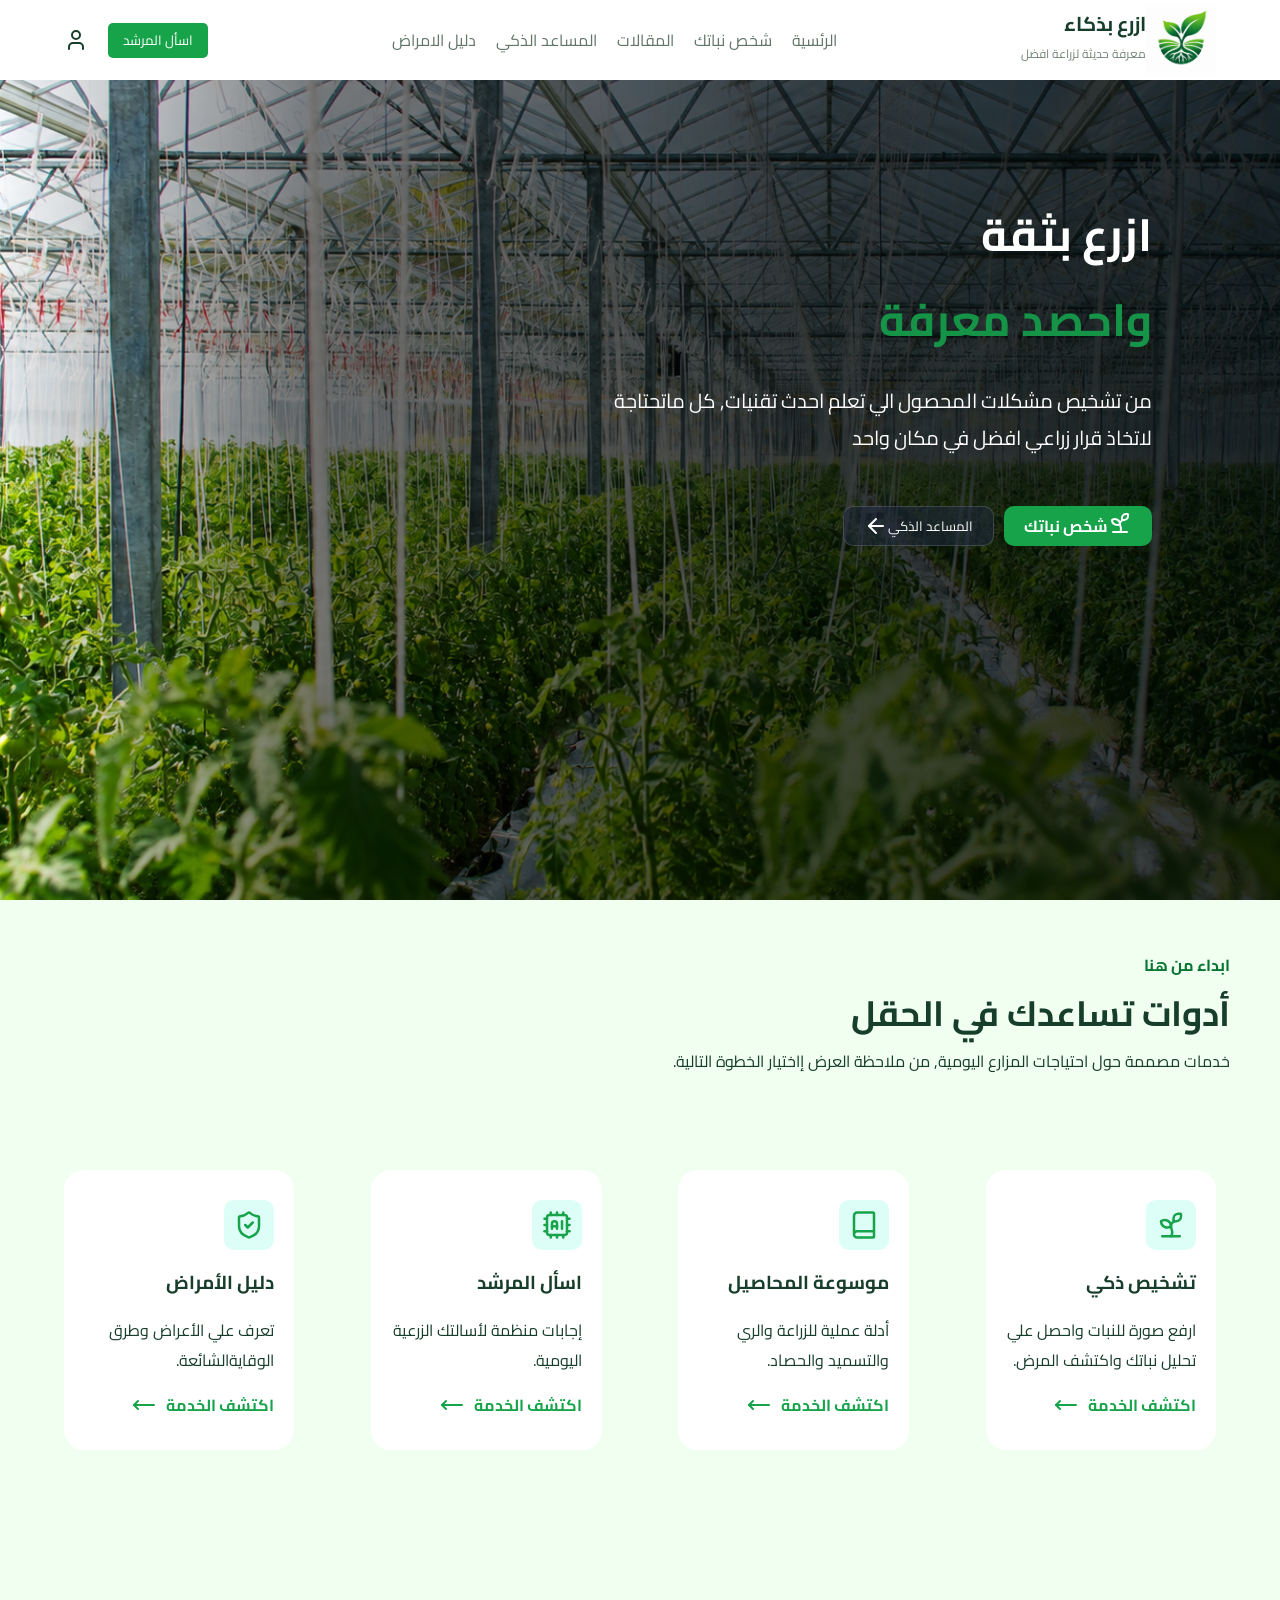
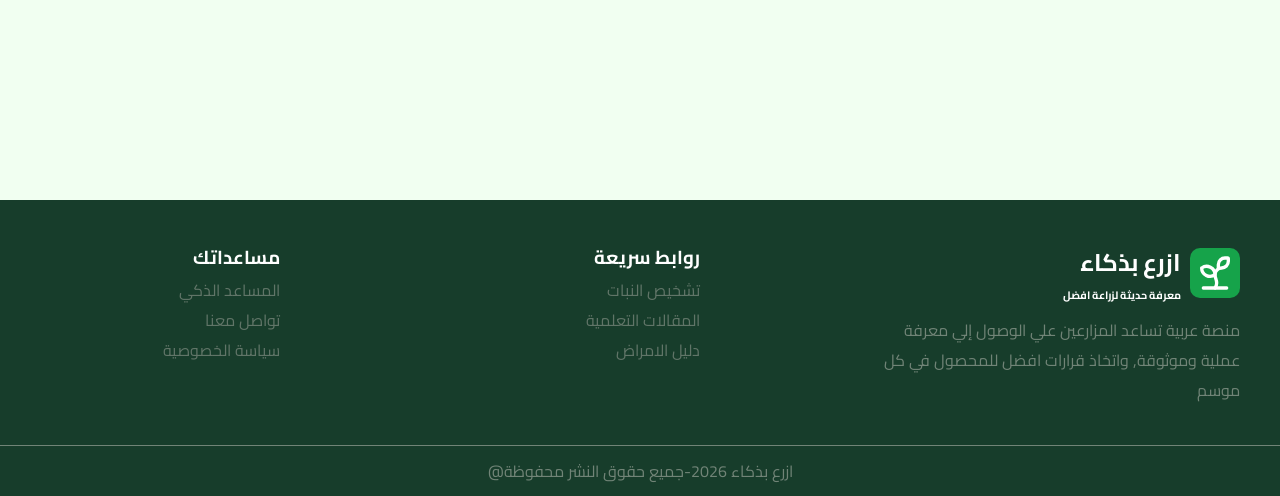
<file: index.html>
<!DOCTYPE html>
<html lang="ar" dir="rtl">
<head>
    <meta charset="UTF-8">
    <meta name="viewport" content="width=device-width, initial-scale=1.0">
    <title>ازرع بذكاء</title>
    <link rel="stylesheet" href="style.css">
    <link rel="preconnect" href="https://fonts.googleapis.com">
<link rel="preconnect" href="https://fonts.gstatic.com" crossorigin>
<link href="https://fonts.googleapis.com/css2?family=Cairo:wght@400;500;600;700;800&display=swap" rel="stylesheet">
</head>
<body>
     <!-- مكان الهيدر -->
    <div id="header"></div>
    <!-- الناف بار -->
    <!-- <header>
        <div class="logo">
            <img src="logo.png" alt="">
            <div class="address">
                <h2>ازرع بذكاء</h2>
                <p>معرفة حديثة لزراعة افضل</p>
            </div>
        </div>
        <nav>
            <a href="index.html">الرئسية</a>
            <a href="shakhes.html">شخص نباتك</a>
            <a href="#">المعرفة</a>
            <a href="#">المساعد الذكي</a>
            <a href="#">دليل الامراض</a>
        </nav>
        <div class="ask">
            <button class="ask-button">اسأل المرشد</button>
            <svg xmlns="http://www.w3.org/2000/svg"
             width="24" height="24" viewBox="0 0 24 24" 
             fill="none" stroke="currentColor"
              stroke-width="2" stroke-linecap="round" 
              stroke-linejoin="round" class="lucide lucide-user preview-icon">
              <path d="M19 21v-2a4 4 0 0 0-4-4H9a4 4 0 0 0-4 4v2"/>
              <circle cx="12" cy="7" r="4"/>
            </svg>
        </div>
    </header>  -->
    
    <main>
        <!-- الصفحة الاولي -->
        <div class="contact">
            <h1>ازرع بثقة
                <br>
                <span>
                    واحصد معرفة
                </span>
            </h1>
            <p class="pargrafe">من تشخيص مشكلات المحصول الي تعلم احدث تقنيات, كل ماتحتاجة
                <br>
                لاتخاذ قرار زراعي افضل في مكان واحد
            </p>
            <div class="plant">
                <button
                     id="diagnoseBtn" onclick="goToDiagnosePage()"
                     class="sh-plant"><svg xmlns="http://www.w3.org/2000/svg"
                     width="24" height="24"
                      viewBox="0 0 24 24" 
                      fill="none" 
                      stroke="currentColor" 
                      stroke-width="2" 
                      stroke-linecap="round" 
                      stroke-linejoin="round" 
                      class="lucide lucide-sprout preview-icon">
                      <path d="M14 9.536V7a4 4 0 0 1 4-4h1.5a.5.5 0 0 1 .5.5V5a4 4 0 0 1-4 4 4 4 0 0 0-4 4c0 2 1 3 1 5a5 5 0 0 1-1 3"/>
                      <path d="M4 9a5 5 0 0 1 8 4 5 5 0 0 1-8-4"/>
                      <path d="M5 21h14"/></svg>شخص نباتك</button>
                <button class="smart-help">المساعد الذكي
                    <svg xmlns="http://www.w3.org/2000/svg"
                     width="24" height="24"
                      viewBox="0 0 24 24"
                       fill="none"
                        stroke="currentColor"
                        stroke-width="2" 
                        stroke-linecap="round" 
                        stroke-linejoin="round" 
                        class="lucide lucide-arrow-left preview-icon">
                        <path d="m12 19-7-7 7-7"/><path d="M19 12H5"/>
                    </svg>
                </button>
            </div>
        </div>
        <!-- الصفحة الثانية -->
         <section class="section2">
            <div class="addre">
            <p class="span">ابداء من هنا</p>
            <h2>أدوات تساعدك في الحقل</h2>
            <p>خدمات مصممة حول احتياجات المزارع اليومية, من ملاحظة العرض إاختيار الخطوة التالية.</p>
            </div>
            <div class="tools">
                <div class="tash">
                    <svg class="icon" xmlns="http://www.w3.org/2000/svg" width="24" height="24" viewBox="0 0 24 24" fill="none" stroke="currentColor" stroke-width="2" stroke-linecap="round" stroke-linejoin="round" class="lucide lucide-sprout preview-icon"><path d="M14 9.536V7a4 4 0 0 1 4-4h1.5a.5.5 0 0 1 .5.5V5a4 4 0 0 1-4 4 4 4 0 0 0-4 4c0 2 1 3 1 5a5 5 0 0 1-1 3"/><path d="M4 9a5 5 0 0 1 8 4 5 5 0 0 1-8-4"/><path d="M5 21h14"/></svg>
                    <h3>تشخيص ذكي</h3>
                    <p>ارفع صورة للنبات واحصل علي تحليل نباتك واكتشف المرض.</p>
                    <a href="#">اكتشف الخدمة<svg xmlns="http://www.w3.org/2000/svg" width="24" height="24" viewBox="0 0 24 24" fill="none" stroke="currentColor" stroke-width="2" stroke-linecap="round" stroke-linejoin="round" class="lucide lucide-move-left preview-icon"><path d="M6 8L2 12L6 16"/><path d="M2 12H22"/></svg></a>
                </div>

                <div class="crops">
                    <svg class="icon" xmlns="http://www.w3.org/2000/svg" width="24" height="24" viewBox="0 0 24 24" fill="none" stroke="currentColor" stroke-width="2" stroke-linecap="round" stroke-linejoin="round" class="lucide lucide-book preview-icon"><path d="M4 19.5v-15A2.5 2.5 0 0 1 6.5 2H19a1 1 0 0 1 1 1v18a1 1 0 0 1-1 1H6.5a1 1 0 0 1 0-5H20"/></svg>
                    <h3>موسوعة المحاصيل</h3>
                    <p>أدلة عملية للزراعة والري والتسميد والحصاد.</p>
                    <a href="#">اكتشف الخدمة<svg xmlns="http://www.w3.org/2000/svg" width="24" height="24" viewBox="0 0 24 24" fill="none" stroke="currentColor" stroke-width="2" stroke-linecap="round" stroke-linejoin="round" class="lucide lucide-move-left preview-icon"><path d="M6 8L2 12L6 16"/><path d="M2 12H22"/></svg></a>
                </div>

                <div class="ask-guide">
                    <svg class="icon" xmlns="http://www.w3.org/2000/svg" width="24" height="24" viewBox="0 0 24 24" fill="none" stroke="currentColor" stroke-width="2" stroke-linecap="round" stroke-linejoin="round" class="lucide lucide-cpu-ai preview-icon"><path d="M12 20v2"/><path d="M12 2v2"/><path d="M16 9v6"/><path d="M17 20v2"/><path d="M17 2v2"/><path d="M2 12h2"/><path d="M2 17h2"/><path d="M2 7h2"/><path d="M20 12h2"/><path d="M20 17h2"/><path d="M20 7h2"/><path d="M7 20v2"/><path d="M7 2v2"/><path d="M8 13h4"/><path d="M8 15v-4a2 2 0 014 0v4"/><rect x="4" y="4" width="16" height="16" rx="2"/></svg>
                    <h3>اسأل المرشد</h3>
                    <p>إجابات منظمة لأسالتك الزرعية اليومية.</p>
                    <a href="#">اكتشف الخدمة<svg xmlns="http://www.w3.org/2000/svg" width="24" height="24" viewBox="0 0 24 24" fill="none" stroke="currentColor" stroke-width="2" stroke-linecap="round" stroke-linejoin="round" class="lucide lucide-move-left preview-icon"><path d="M6 8L2 12L6 16"/><path d="M2 12H22"/></svg></a>
                </div>

                <div class="illness">
                    <svg class="icon" xmlns="http://www.w3.org/2000/svg" width="24" height="24" viewBox="0 0 24 24" fill="none" stroke="currentColor" stroke-width="2" stroke-linecap="round" stroke-linejoin="round" class="lucide lucide-shield-check preview-icon"><path d="M20 13c0 5-3.5 7.5-7.66 8.95a1 1 0 0 1-.67-.01C7.5 20.5 4 18 4 13V6a1 1 0 0 1 1-1c2 0 4.5-1.2 6.24-2.72a1.17 1.17 0 0 1 1.52 0C14.51 3.81 17 5 19 5a1 1 0 0 1 1 1z"/><path d="m9 12 2 2 4-4"/></svg>
                    <h3>دليل الأمراض</h3>
                    <p>تعرف علي الأعراض وطرق الوقايةالشائعة.</p>
                    <a href="#">اكتشف الخدمة<svg xmlns="http://www.w3.org/2000/svg" width="24" height="24" viewBox="0 0 24 24" fill="none" stroke="currentColor" stroke-width="2" stroke-linecap="round" stroke-linejoin="round" class="lucide lucide-move-left preview-icon"><path d="M6 8L2 12L6 16"/><path d="M2 12H22"/></svg></a>
                </div>

            </div>
         </section>
    </main>
    <!-- مكان الفوتر -->
    <div id="footer"></div>
    <!-- <footer class="footer">
        <div class="footer-conteanr">
        <div class="footer-abut">
            <div class="icon-bottom">
                <svg class="iconbo" xmlns="http://www.w3.org/2000/svg" width="24" height="24" viewBox="0 0 24 24" fill="none" stroke="currentColor" stroke-width="2" stroke-linecap="round" stroke-linejoin="round" class="lucide lucide-sprout preview-icon"><path d="M14 9.536V7a4 4 0 0 1 4-4h1.5a.5.5 0 0 1 .5.5V5a4 4 0 0 1-4 4 4 4 0 0 0-4 4c0 2 1 3 1 5a5 5 0 0 1-1 3"/><path d="M4 9a5 5 0 0 1 8 4 5 5 0 0 1-8-4"/><path d="M5 21h14"/></svg>
               <div class="logo-bottom">
                  <h2>ازرع بذكاء</h2>
                  <h6>معرفة حديثة لزراعة افضل</h6>
               </div>
            </div>
            <p>منصة عربية تساعد المزارعين علي الوصول إلي معرفة عملية وموثوقة, واتخاذ قرارات افضل للمحصول في كل موسم</p>
        </div>

        <div class="footer-linkes">
            <h3>روابط سريعة</h3>
            <a href="shakhes.html">تشخيص النبات</a>
            <a href="#">المقالات التعلمية</a>
            <a href="#">دليل الامراض</a>
        </div>
         <div class="footer-linkes">
            <h3>مساعداتك</h3>
            <a href="#">المساعد الذكي</a>
            <a href="#">تواصل معنا</a>
            <a href="#">سياسة الخصوصية</a>
        </div> 
        </div>
        <div class="footer-bottom">
            <p>ازرع بذكاء 2026-جميع حقوق النشر محفوظة@</p>
        </div>

    </footer> -->
    <script src="java.js"></script>
    <script src="main.js"></script>
</body>
</html>
</file>
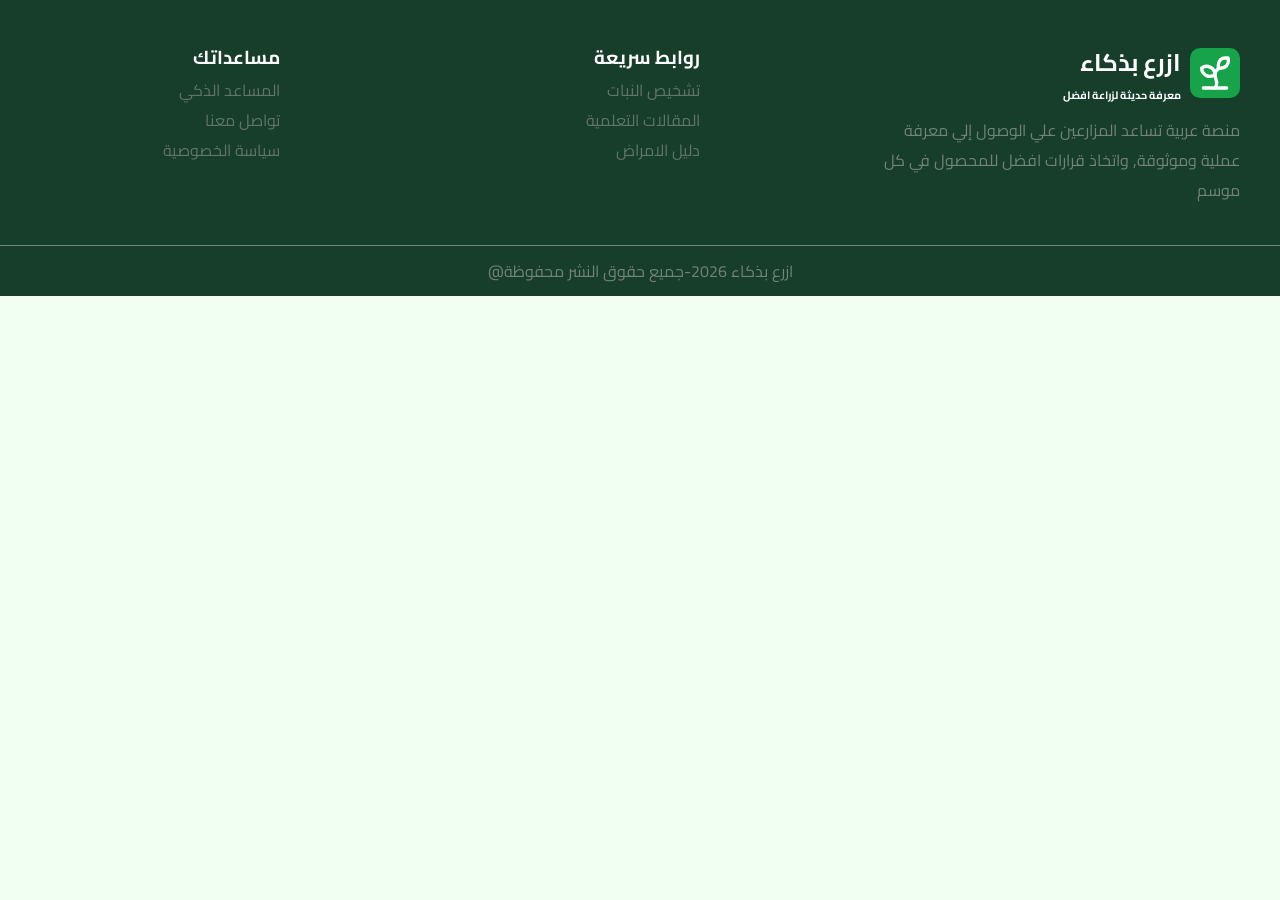
<file: footer.html>
<!DOCTYPE html>
<html lang="ar" dir="rtl">
<head>
    <meta charset="UTF-8">
    <meta name="viewport" content="width=device-width, initial-scale=1.0">
    <title>footer</title>
    <link rel="preconnect" href="https://fonts.googleapis.com">
<link rel="preconnect" href="https://fonts.gstatic.com" crossorigin>
<link href="https://fonts.googleapis.com/css2?family=Cairo:wght@400;500;600;700;800&display=swap" rel="stylesheet">
    <!-- <link rel="stylesheet" href="style.css"> -->
<style>
    *{
    margin: 0;
    padding: 0;
    box-sizing: border-box;
    font-family: "Cairo", sans-serif;
}
 body{
    background-color: #f1fff1;
    color: #173d2b;
 }
    .footer{
    background-color: #173d2b;

}
.footer-conteanr{
    /* background-color: #173d2b; */
    color: #ffffff;
    display: flex;
    padding: 40px;
    justify-content: space-between;
}
.footer-abut{
    width: 30%;
    height: auto;
}
.footer-abut p{
    margin-top: 10px;
    color: #718477
}

.icon-bottom{
    display: flex;
    align-items: center;
    gap: 9px;
}
.iconbo{
    background-color: #16A34A;
    width: 50px;
    height: auto;
    padding: 5px;
    border-radius: 10px;
}
.footer-linkes{
    width: 20%;
    display: flex;
    flex-direction: column;
}
.footer-linkes a{
    text-decoration: none;
    color: #617568;
}
.footer-bottom{
    color: #718477;
    border-top: 1px solid #718477;
    display: flex;
    justify-content: center;
    padding: 10px 0;
}

</style>
</head>
<body>
     <footer class="footer">
        <div class="footer-conteanr">
        <div class="footer-abut">
            <div class="icon-bottom">
                <svg class="iconbo" xmlns="http://www.w3.org/2000/svg" width="24" height="24" viewBox="0 0 24 24" fill="none" stroke="currentColor" stroke-width="2" stroke-linecap="round" stroke-linejoin="round" class="lucide lucide-sprout preview-icon"><path d="M14 9.536V7a4 4 0 0 1 4-4h1.5a.5.5 0 0 1 .5.5V5a4 4 0 0 1-4 4 4 4 0 0 0-4 4c0 2 1 3 1 5a5 5 0 0 1-1 3"/><path d="M4 9a5 5 0 0 1 8 4 5 5 0 0 1-8-4"/><path d="M5 21h14"/></svg>
               <div class="logo-bottom">
                  <h2>ازرع بذكاء</h2>
                  <h6>معرفة حديثة لزراعة افضل</h6>
               </div>
            </div>
            <p>منصة عربية تساعد المزارعين علي الوصول إلي معرفة عملية وموثوقة, واتخاذ قرارات افضل للمحصول في كل موسم</p>
        </div>

        <div class="footer-linkes">
            <h3>روابط سريعة</h3>
            <a href="#">تشخيص النبات</a>
            <a href="#">المقالات التعلمية</a>
            <a href="#">دليل الامراض</a>
        </div>
         <div class="footer-linkes">
            <h3>مساعداتك</h3>
            <a href="#">المساعد الذكي</a>
            <a href="#">تواصل معنا</a>
            <a href="#">سياسة الخصوصية</a>
        </div> 
        </div>
        <div class="footer-bottom">
            <p>ازرع بذكاء 2026-جميع حقوق النشر محفوظة@</p>
        </div>

    </footer>
</body>
</html>
</file>
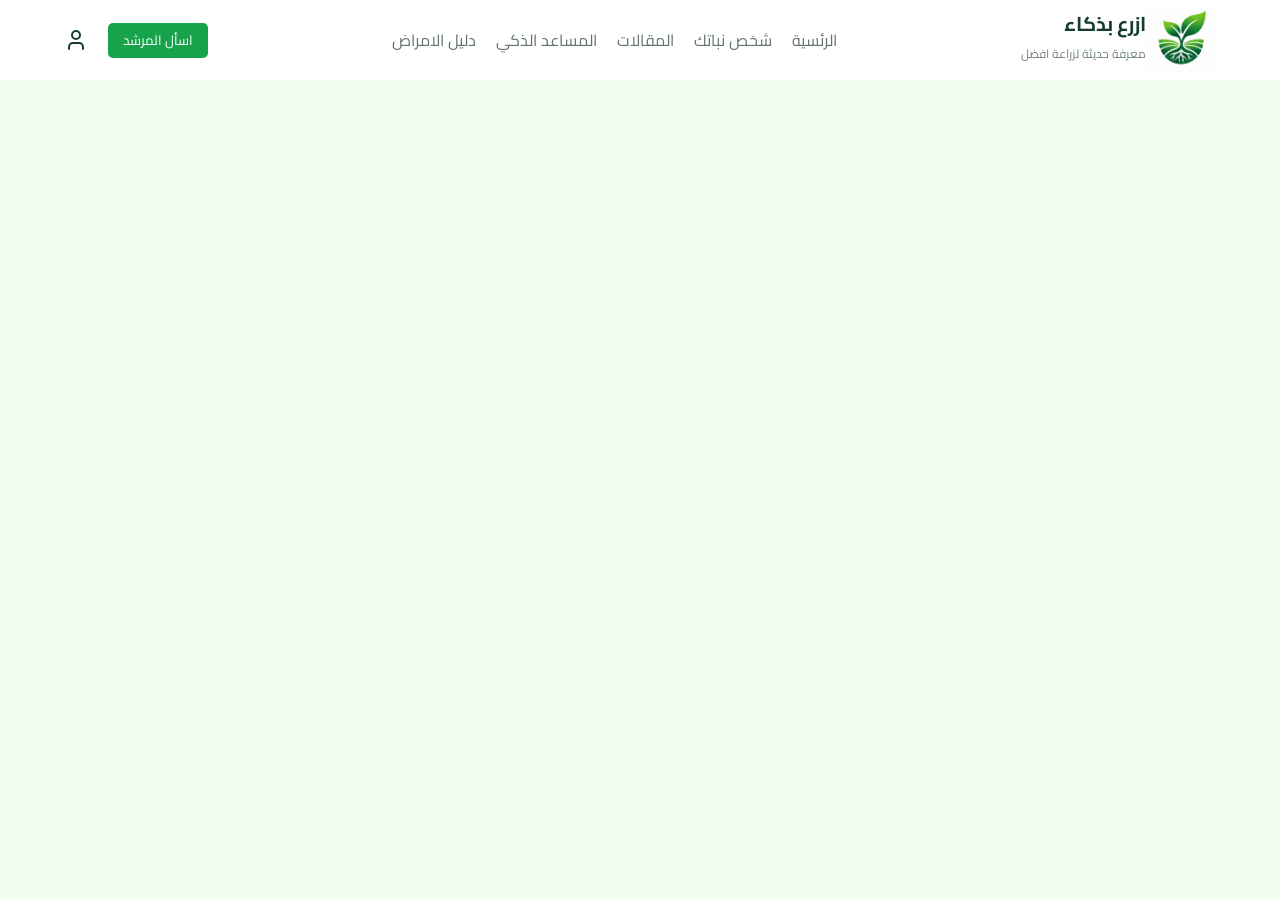
<file: header.html>
<!doctype html>
<html lang="ar" dir="rtl">
  <head>
    <meta charset="UTF-8" />
    <meta name="viewport" content="width=device-width, initial-scale=1.0" />
    <title>header</title>
    <link rel="preconnect" href="https://fonts.googleapis.com" />
    <link rel="preconnect" href="https://fonts.gstatic.com" crossorigin />
    <link
      href="https://fonts.googleapis.com/css2?family=Cairo:wght@400;500;600;700;800&display=swap"
      rel="stylesheet"
    />

    <style>
      * {
        margin: 0;
        padding: 0;
        box-sizing: border-box;
        font-family: "Cairo", sans-serif;
      }
      body {
        background-color: #f1fff1;
        color: #173d2b;
      }
      /* الناف بار */
      header {
        display: flex;
        width: 100%;
        /* height: 80px; */
        height: auto;
        background-color: #ffffff;
        padding: 5px 5%;
        /* justify-content: center; */
        justify-content: space-between;
        align-items: center;
        gap: 25px;
        position: fixed;
      }
      .logo {
        display: flex;
      }
      .logo img {
        width: 70px;
        height: auto;
      }
      .logo h2 {
        font-size: 20px;
      }
      .logo p {
        font-size: 12px;
        color: #718477;
      }
      nav {
        display: flex;
        /* align-items: center; */
        gap: 20px;
      }
      nav a {
        text-decoration: none;
        color: #617568;
      }
      nav a:hover {
        background-color: #dcfef7;
        color: #159447;
        padding: 5px;
        border-radius: 9px;
      }
      .ask {
        display: flex;
        align-items: center;
        gap: 20px;
      }
      .ask-button {
        background-color: #16a34a;
        padding: 5px 15px;
        border-radius: 5px;
        border-style: none;
        color: #ffffff;
      }
      .ask-button:hover {
        background-color: #26c95f;
      }
    </style>
  </head>
  <body>
    <header>
      <div class="logo">
        <img src="logo.png" alt="" />
        <div class="address">
          <h2>ازرع بذكاء</h2>
          <p>معرفة حديثة لزراعة افضل</p>
        </div>
      </div>
      <nav>
        <a href="index.html">الرئسية</a>
        <a href="shakhes.html">شخص نباتك</a>
        <a href="#">المقالات</a>
        <a href="#">المساعد الذكي</a>
        <a href="#">دليل الامراض</a>
      </nav>
      <div class="ask">
        <button class="ask-button">اسأل المرشد</button>
        <svg
          xmlns="http://www.w3.org/2000/svg"
          width="24"
          height="24"
          viewBox="0 0 24 24"
          fill="none"
          stroke="currentColor"
          stroke-width="2"
          stroke-linecap="round"
          stroke-linejoin="round"
          class="lucide lucide-user preview-icon"
        >
          <path d="M19 21v-2a4 4 0 0 0-4-4H9a4 4 0 0 0-4 4v2" />
          <circle cx="12" cy="7" r="4" />
        </svg>
      </div>
    </header>
  </body>
</html>
</file>
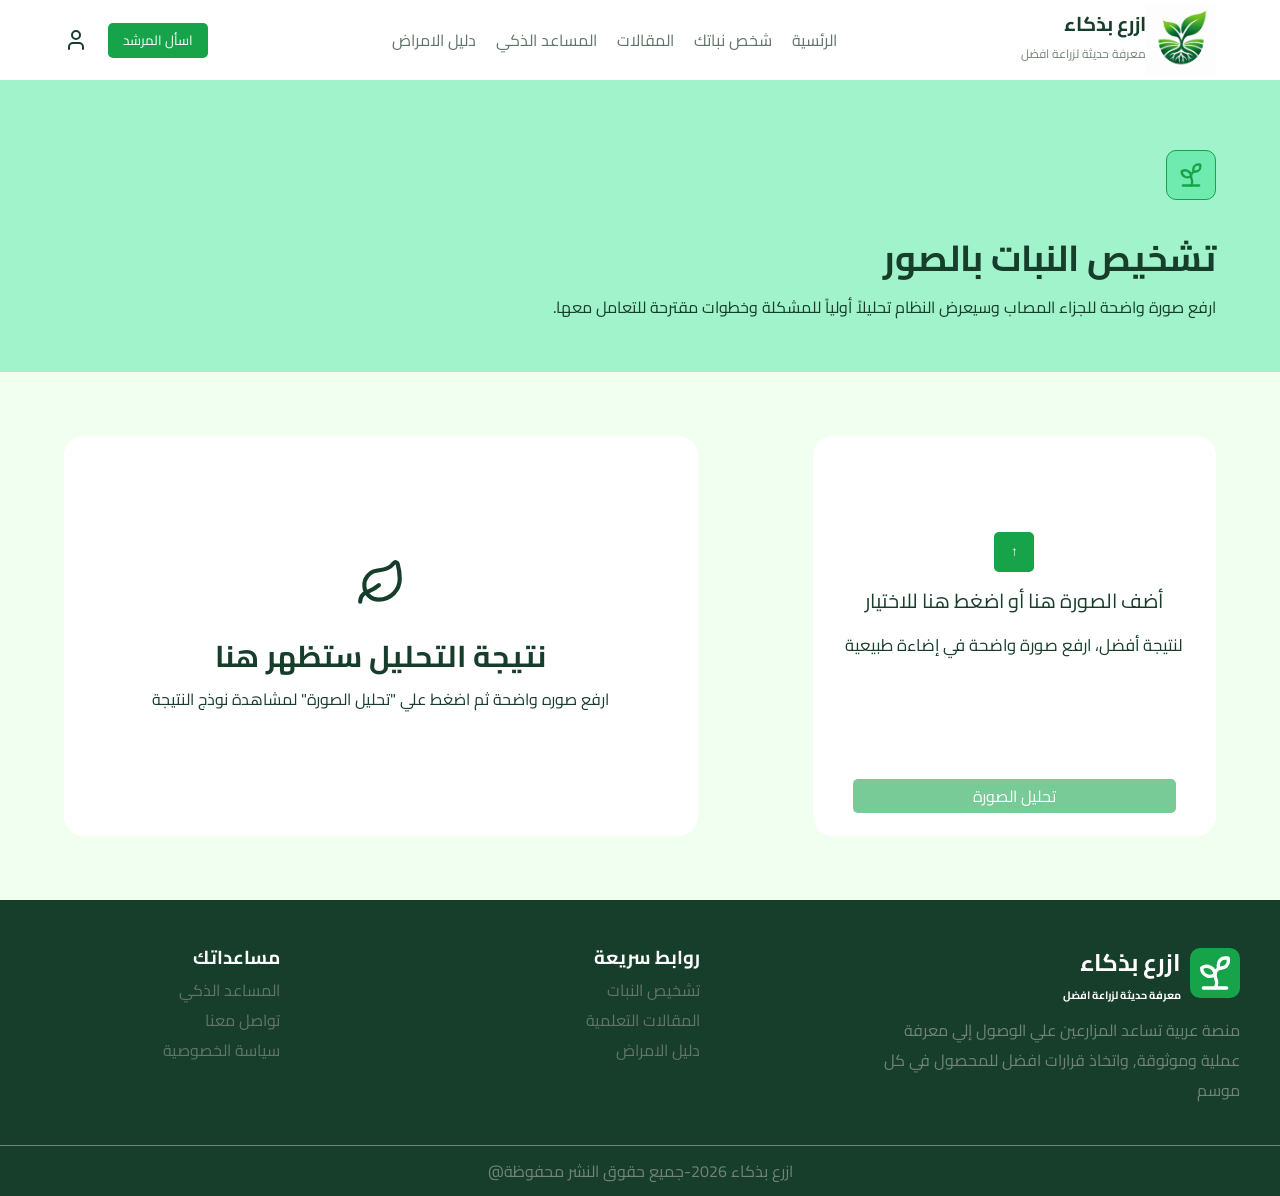
<file: shakhes.html>
<!doctype html>
<html lang="ar" dir="rtl">
  <head>
    <meta charset="UTF-8" />
    <meta name="viewport" content="width=device-width, initial-scale=1.0" />

    <title>شخص نباتك</title>
    <link rel="stylesheet" href="shakhes.css" />
  </head>

  <body>
    <!-- مكان الهيدر -->
    <div id="header"></div>

    <!-- محتوى الصفحة -->
    <main>
      <div class="shakhes">
        <svg
          class="icon"
          xmlns="http://www.w3.org/2000/svg"
          width="24"
          height="24"
          viewBox="0 0 24 24"
          fill="none"
          stroke="currentColor"
          stroke-width="2"
          stroke-linecap="round"
          stroke-linejoin="round"
          class="lucide lucide-sprout preview-icon"
        >
          <path
            d="M14 9.536V7a4 4 0 0 1 4-4h1.5a.5.5 0 0 1 .5.5V5a4 4 0 0 1-4 4 4 4 0 0 0-4 4c0 2 1 3 1 5a5 5 0 0 1-1 3"
          />
          <path d="M4 9a5 5 0 0 1 8 4 5 5 0 0 1-8-4" />
          <path d="M5 21h14" />
        </svg>
        <h2>تشخيص النبات بالصور</h2>
        <p>
          ارفع صورة واضحة للجزاء المصاب وسيعرض النظام تحليلاً أولياً للمشكلة
          وخطوات مقترحة للتعامل معها.
        </p>
      </div>
      <div class="add-nat">
        <!-- <div class="add">
                <h3>صورة المحصول</h3>
                <div class="add-foto">
                    <svg class="icon" xmlns="http://www.w3.org/2000/svg" width="24" height="24" viewBox="0 0 24 24" fill="none" stroke="currentColor" stroke-width="2" stroke-linecap="round" stroke-linejoin="round" class="lucide lucide-arrow-up-from-line preview-icon"><path d="m18 9-6-6-6 6"/><path d="M12 3v14"/><path d="M5 21h14"/></svg>
                    <h4>اضف الصورة هنا او اضغط للاختيار</h4>
                    <p>لنتيجة اوضح , صور الورقة في إضاءة طبيعية</p>
                    <button>تحليل الصورة</button>
                </div>
            </div> -->

        <div class="add">
          <div class="add1" id="uploadBox">
            <!-- input مخفي لاختيار الصورة من الجهاز -->
            <input  type="file" id="plantImageInput" accept="image/*" hidden />

            <!-- المحتوى اللي هيختفي أول ما الصورة تتضاف -->
            <div class="add-file" id="placeholderContent" class="icon">
              <button class="btn-file" type="button" id="uploadIconBtn" aria-label="اختر صورة">
                ↑
              </button>
              <p>أضف الصورة هنا أو اضغط هنا للاختيار</p>
              <small>لنتيجة أفضل، ارفع صورة واضحة في إضاءة طبيعية</small>
            </div>

            <!-- مكان معاينة الصورة بعد اختيارها -->
            <img
              id="previewImg"
              alt="معاينة صورة المحصول"
              style="display: none; max-width: 100% ;height: 100%;"
            />
          </div>

          <div class="actions">
            <button type="button" id="analyzeBtn">تحليل الصورة</button>
            <button type="button" id="changeBtn" style="display: none">
              تغيير الصورة
            </button>
          </div>
        </div>

        <div class="nat">
          <svg
            class="icon"
            xmlns="http://www.w3.org/2000/svg"
            width="24"
            height="24"
            viewBox="0 0 24 24"
            fill="none"
            stroke="currentColor"
            stroke-width="2"
            stroke-linecap="round"
            stroke-linejoin="round"
            class="lucide lucide-leaf preview-icon"
          >
            <path
              d="M11 20a10 10 0 0010-10 25.9 25.9 0 00-1.04-7.281 1 1 0 00-1.755-.325C15.833 5.5 13 5.5 9.8 6.1A7 7 0 0011 20"
            />
            <path
              d="M2 21a5 5 0 012.911-4.544C7.613 15.212 8.351 15.24 11 13"
            />
          </svg>
          <h4>نتيجة التحليل ستظهر هنا</h4>
          <p>ارفع صوره واضحة ثم اضغط علي "تحليل الصورة" لمشاهدة نوذج النتيجة</p>
        </div>
      </div>
    </main>

    <!-- مكان الفوتر -->
    <div id="footer"></div>
    <script src="main.js"></script>
    <script src="java.js"></script>
  </body>
</html>
</file>
<file: style.css>
*{
    margin: 0;
    padding: 0;
    box-sizing: border-box;
    font-family: "Cairo", sans-serif;
}
 body{
    background-color: #f1fff1;
    color: #173d2b;
 }
 /* الناف بار */
header{
    display: flex;
    width: 100%;
    /* height: 80px; */
    height:auto ;
    background-color:#ffffff;
    padding: 5px 5%;
    /* justify-content: center; */
    justify-content: space-between;
    align-items: center;
    gap: 25px;
    position: fixed;
}
.logo{
    display: flex;
}
.logo img{
    width: 70px;
    height: auto;
}
.logo h2{
    font-size: 20px;
}
.logo p{
    font-size: 12px;
    color: #718477;
}
nav {
    display: flex;
    /* align-items: center; */
    gap: 20px;
}
nav a{
    text-decoration: none;
    color: #617568;
}
nav a:hover{
    background-color: #dcfef7;
    color: #159447;
    padding: 5px;
    border-radius: 9px;
}
.ask{
    display: flex;
    align-items: center;
    gap: 20px;
}
.ask-button{
    background-color: #16A34A;
    padding: 5px 15px;
    border-radius: 5px;
    border-style: none;
    color: #ffffff;
}
.ask-button:hover{
    background-color:#26c95f ;
}
/* الصفحة الاولي */

.contact {
    background-image: 
        linear-gradient(
            to left, 
            rgba(0, 0, 0, 0.50) 0%, 
            rgba(0, 0, 0, 0.60) 40%, 
            rgba(0, 0, 0, 0.5) 75%, 
            rgba(0, 0, 0, 0) 100%
        ),
        url("ff3839d4-8aea-4745-be14-f7b01d470f83.png");

    background-size: cover;
    background-repeat: no-repeat;
    background-position: center;
    width: 100%;
    height: 100vh;
    color: #ffffff;
    padding: 15% 10%;
}
span{
    color: #159447;
}
h1{
    font-size: 45px;
    font-weight:bold ;
}
.pargrafe{
    margin: 20px 0;
    font-size: 20px;
}
.plant{
    margin: 50px 0;
    display: flex;
    gap: 10px;

}
.sh-plant{
    background-color: #16A34A;
    padding: 5px 20px;
    display: flex;
    font-size: 16px;
    font-weight: bold;
    border-radius: 10px;
    color: #ffffff;
    border-style: none;
}
.sh-plant:hover{
     background-color:#26c95f ;
     padding: 6px 22px;
}
.smart-help{
    display: flex;
    align-items: center;
    padding: 5px 20px;
    border-radius: 10px;
    background-color: rgba(30,41,59,0.6);
    /* backdrop-filter: blur(8px); */
    color: #ffffff;
    border: 1px solid rgba(255, 255, 255, 0.15);
}
.smart-help:hover{
    padding: 6px 22px ;
    border: 1px solid #ffffff;
}
/* الصفحة الثانية */
.section2{
    width: 100%;
    height: 100vh;
}
.addre{
    /* background-color: #dcfef7; */
    padding: 50px;
    width: 100%;
    min-height: 30vh;
    height: auto;
    /* margin: 10px; */
    
}
.span{
    font-weight: bold;
    font-size: 20px;
    color: #057632;
}
.addre p{
    font-size: 16px;
}
.addre h2{
    font-size: 35px;
}
.tools{
    /* background-color: #718477; */
    display: flex;
    width: 100%;
    height: 50vh;
    justify-content: space-between;
    /* gap: 10px; */
    padding: 0px 5%;
}
.tash{
    background-color: #ffffff;
    width: 20%;
    height: 280px;
    padding: 20px;
    display: flex;
    flex-direction: column;
    /* align-items: center; */
    justify-content: center;
    gap: 15px;
    border-radius: 20px;
}
.crops{
   background-color: #ffffff;
    width: 20%;
    height: 280px;
    padding: 20px;
    display: flex;
    flex-direction: column;
    /* align-items: center; */
    justify-content: center;
    gap: 15px;
    border-radius: 20px; 
}
.ask-guide{
   background-color: #ffffff;
    width: 20%;
    height: 280px;
    padding: 20px;
    display: flex;
    flex-direction: column;
    /* align-items: center; */
    justify-content: center;
    gap: 15px;
    border-radius: 20px; 
}
.illness{
   background-color: #ffffff;
    width: 20%;
    height: 280px;
    padding: 20px;
    display: flex;
    flex-direction: column;
    /* align-items: center; */
    justify-content: center;
    gap: 15px;
    border-radius: 20px; 
}
.icon{
    color: #16A34A;
    background-color:#dcfef7;
    width: 50px;
    height: 50px;
    padding: 10px;
    border-radius: 10px;
}
.icon:hover{
    background-color: #159447;
    color: #ffffff;
}
.tools a{
    color: #16A34A;
    display: flex;
    align-items: center;
    text-decoration: none;
    font-weight: bold;
    gap: 10px;
}
.footer{
    background-color: #173d2b;

}
.footer-conteanr{
    /* background-color: #173d2b; */
    color: #ffffff;
    display: flex;
    padding: 40px;
    justify-content: space-between;
}
.footer-abut{
    width: 30%;
    height: auto;
}
.footer-abut p{
    margin-top: 10px;
    color: #718477
}

.icon-bottom{
    display: flex;
    align-items: center;
    gap: 9px;
}
.iconbo{
    background-color: #16A34A;
    width: 50px;
    height: auto;
    padding: 5px;
    border-radius: 10px;
}
.footer-linkes{
    width: 20%;
    display: flex;
    flex-direction: column;
}
.footer-linkes a{
    text-decoration: none;
    color: #617568;
}
.footer-bottom{
    color: #718477;
    border-top: 1px solid #718477;
    display: flex;
    justify-content: center;
    padding: 10px 0;
}
</file>
<file: shakhes.css>
.shakhes{
    /* padding-top: 170px; */
    padding: 150px 5% 50px;
    background-color:#a1f3cb;

}
.shakhes .icon{
    background-color: #70ebaf;
    width: 50px;
    height: auto;
    padding: 10px;
    border-radius: 10px;
    border: 1px solid #16A34A;
    color: #16A34A;
    margin-bottom: 15px;

}
.shakhes h2{
    font-size: 36px;
}
.add{
    background-color: #ffffff;
    width: 35%;
    height: 400px;
    border-radius: 20px;
    /* border: 1px solid #617568;  */
} 
.add1{

    max-width: 100%;
    height: 80%;
    display: flex;
    justify-content: center;
    align-items: center;
    font-size: 20px;
}
.add-file{
    /* background-color: #16A34A; */
    display: flex;
    flex-direction: column;
    align-items: center;
    gap: 10px;
    
}
.btn-file{
    width: 40px;
    height: 40px;
    background-color: #16A34A;
    border-style: none;
    border-radius: 5px;
    color: #ffffff;
}
.actions{
    /* background-color: aqua; */
    width: 100%;
    height:20%;
    display: flex;
    flex-direction: column;
    align-items: center;
    justify-content: center;
    gap: 6px;

}
.actions button{
    width: 80%;
    border-style: none;
    border-radius: 5px;
    padding: 2px;
    font-size: 16px;
}
#analyzeBtn {
  background-color: #16a34a93; /* اللون الأساسي */
  color: #fff;
  transition: background-color 0.25s ease;
}
/* اللون الجديد بعد إضافة الصورة */
#analyzeBtn.image-added {
  background-color: #16A34A;
}
/* .add h3{
    padding: 20px 30px;
} */
/* .add-foto{
    display: flex;
    flex-direction: column;
    /* justify-content: center; */
    /* align-items: center;
    margin-top: 60px; */
/* } */ 
/* .add-foto .icon{
    background-color: #70ebaf;
    width: 50px;
    height: auto;
    border-radius: 10px;
    padding: 10px;
    font-weight: bold;
    border: 1px solid #16A34A;
    color: #16A34A;
} */
/* .add-foto .icon:hover{
    background-color: #16A34A;
    color: #ffffff;
} */
/* .add-foto h4{
    margin-top: 20px;
    font-size: larger;
} */
/* .add-foto p{
    font-size: 13px;
} */
/* .add-foto button{
    width: 90%;
    position: relative;
    top: 60px;
    padding: 5px ;
    border-radius: 11px;
    border-style: none;
    color: #ffffff;
    background-color: #16A34A;
    font-size: 16px;
} */
/* .add-foto button:hover{
    padding: 6px;
    background-color: #1cf58c;
} */
.nat{
    width: 55%;
    height: 400px;
    background-color: #ffffff;
    /* border: 1px solid #617568; */
    border-radius: 20px;
    display: flex;
    flex-direction: column;
    align-items: center;
    justify-content: center;
}
.nat .icon{
    width: 50px;
    height: auto;
    margin-bottom: 20px;
    /* background-color: #70ebaf; */
}
.nat h4{
    font-size: 30px;
}
.add-nat{
    display: flex;
    padding: 5%;
    justify-content: space-between;
}
</file>
